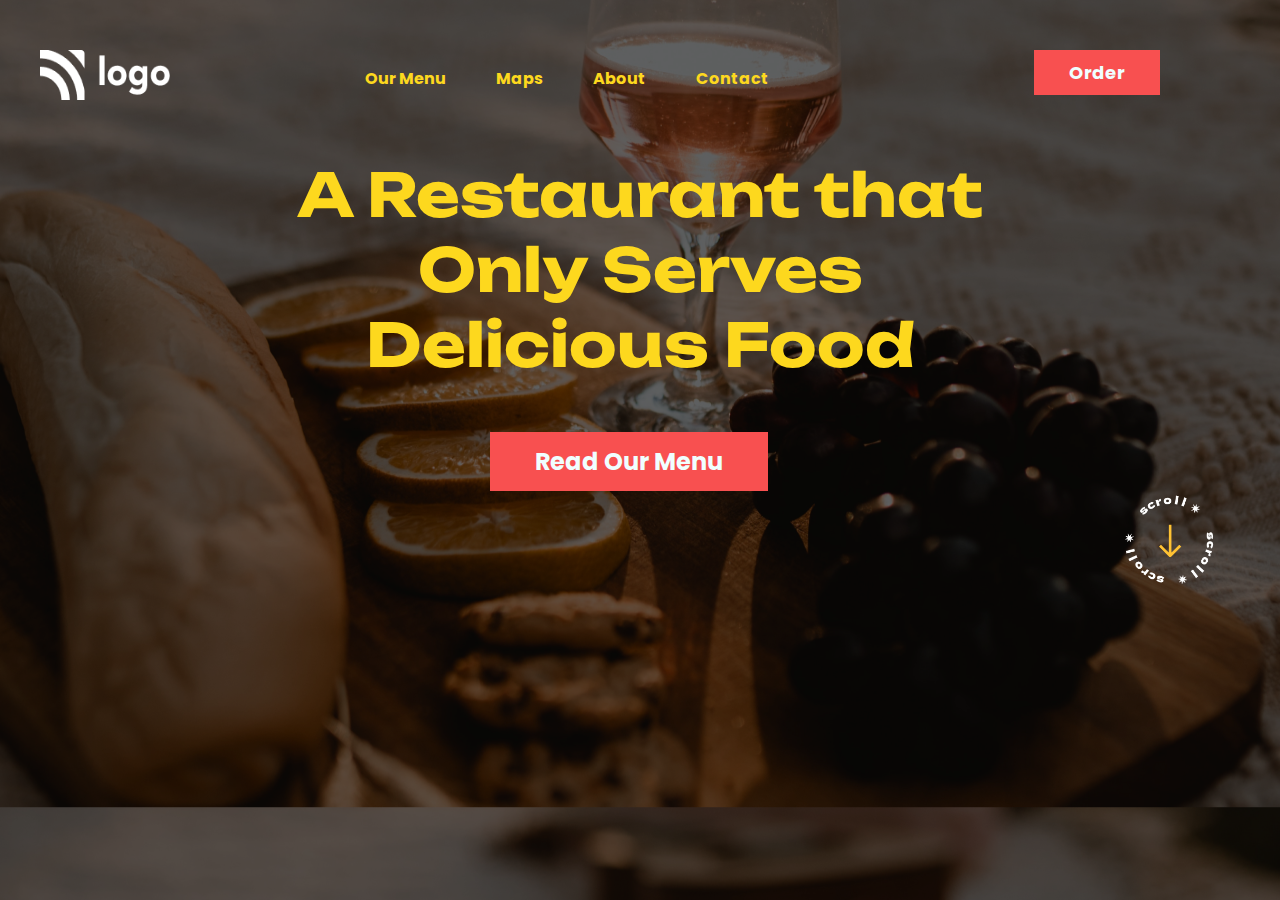
<file: index.html>
<!DOCTYPE html>
<html lang="en">
<head>
    <meta charset="UTF-8">
    <meta http-equiv="X-UA-Compatible" content="IE=edge">
    <meta name="viewport" content="width=device-width, initial-scale=1.0">
    <title>Document</title>
    <link rel="stylesheet" href="assi.css">
</head>
<body>
    <header>
        <nav>
            <div class="logo">
                <!-- background image  -->
                <img src="white-logo.png" alt="logo">
            </div>
            <ul>
                <li class="a"><a href="menu.html">Our Menu</a></li>
                <li><a href="Maps">Maps</a></li>
                <li><a href="About">About</a></li>
                <li><a href="Contact">Contact</a></li>
            </ul>
            <div class="order">
                <button>Order</button>
            </div>
            
        </nav>
    </header>

    <main>
        <div class="main-line">
            <h1>
                A Restaurant that <br> Only Serves <br> Delicious Food
            </h1>
        </div>
        <div class="main-div">
            <button class="main-button">Read Our Menu</button>
        </div>
    </main>

    <footer>
        <div class="footer-img">
            <img class="last" src="scrool.png" alt="img" width="100px">
        </div>
    </footer>
    
</body>
</html>
</file>
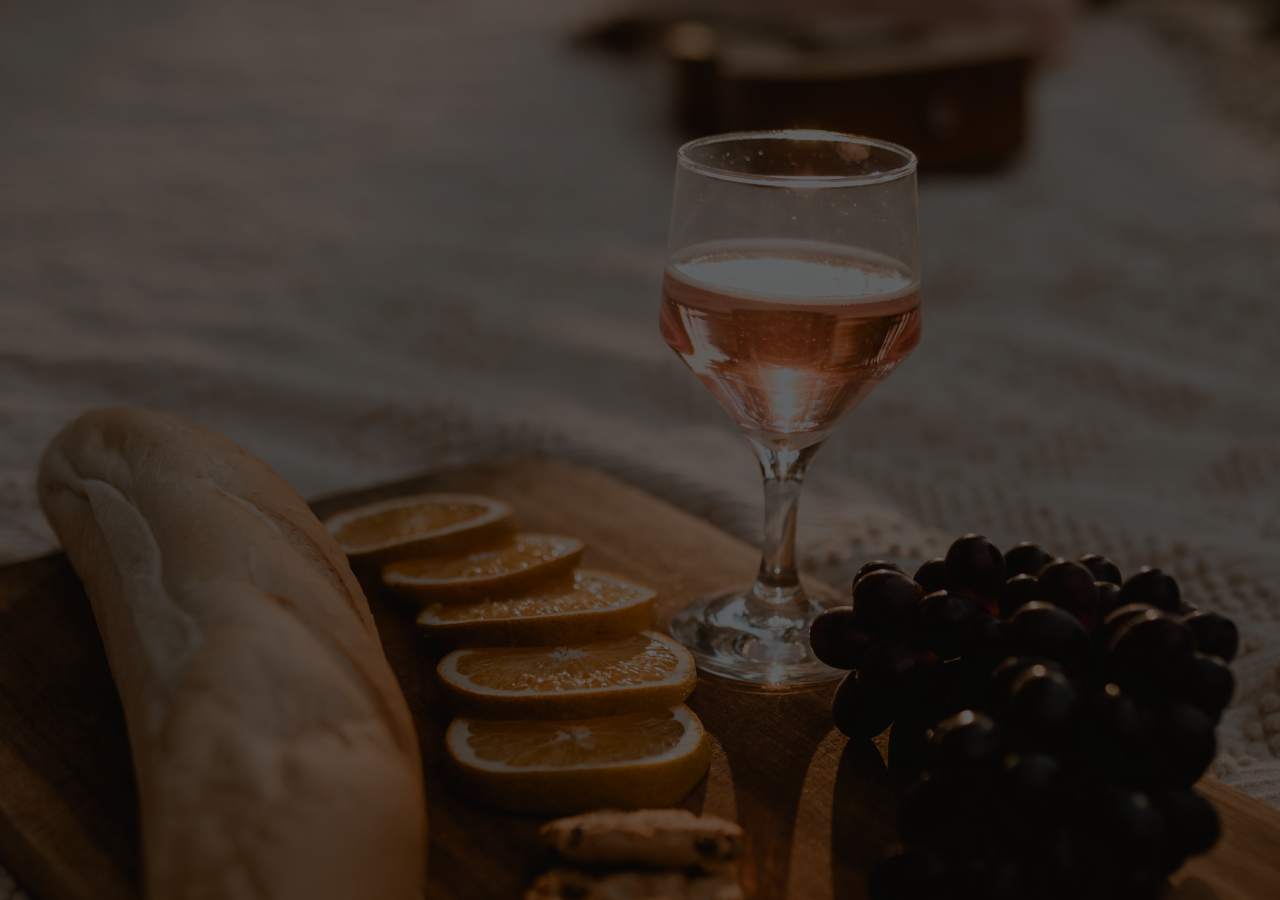
<file: menu.html>
<!DOCTYPE html>
<html lang="en">
<head>
    <meta charset="UTF-8">
    <meta http-equiv="X-UA-Compatible" content="IE=edge">
    <meta name="viewport" content="width=device-width, initial-scale=1.0">
    <title>Our Menu</title>
    <link rel="stylesheet" href="general.css">
</head>
<body>
    <div>

    </div>
</body>
</html>
</file>
<file: assi.css>
@import url('https://fonts.googleapis.com/css2?family=Lobster&family=Playfair+Display&family=Poppins&display=swap');
@import url('https://fonts.googleapis.com/css2?family=Anton&family=Lobster&family=Playfair+Display&family=Poppins&display=swap');
@import url('https://fonts.googleapis.com/css2?family=Anton&family=Lobster&family=Playfair+Display&family=Poppins&family=Unbounded:wght@500&display=swap');
*{
    margin: 0;
    padding: 0;
    overflow: hidden;
    box-sizing: border-box;
}
body{
    font-family: 'Poppins', sans-serif;
    background-image: url(pexels-maxyne-barcel-10402282\ 1.png);
    background-position: center;
    
}

.logo img{
    height: 50px;
    margin-top: 50px;
    margin-left: 40px;
    width: 130px;
    transition: height 1s, width 1s;
}
.logo img:hover{
    height: 70px;
    width: 150px;
}

nav{
    display: flex;
}
ul{
    display: flex;
    align-items: center;
    justify-items: center
}
ul li{
    margin-top: 50px;
}
ul li a{
    align-items: center;
    justify-content: center;
    margin-left: 20px;
    padding: 15px;
    color: #fdd81e;
    text-decoration: none;
    font-weight: bold;
    text-shadow: #000000 2px;
    
}
ul li a:hover{
    color: floralwhite;
}
.a{
    margin-left: 160px;
}
.order button{
    margin-top: 50px;
    padding-top: 9px;
    padding-bottom: 9px;
    padding-left:35px ;
    padding-right: 35px;
    color: azure;
    background-color: #f85050;
    font-size: large;
    font-family: 'Poppins', sans-serif;
    border: none;
    margin-left: 250px;
    font-weight: bolder;
    transition: padding-left 1s , padding-right 1s;
    transition-delay: 0.25s;

}
.order button:hover{
    background-color: #ff2424;
    padding-left: 55px;
    padding-right:55px
}
/* main  */
h1{
    margin-top: 50px;
    display: flex;
    font-family: 'Unbounded', cursive;
    color: #fdd81e;
    justify-content: center;
    justify-items: center;
    font-size: 60px;
    text-align: center;
    
}
.main-div button{
    margin-top: 50px;
    padding-top: 12px;
    padding-bottom: 12px;
    padding-right: 45px;
    padding-left:45px ;
    color: #f0ffff;
    background-color: rgb(248, 80, 80);
    font-size: large;
    font-family: 'Poppins', sans-serif;
    border: none;
    margin-left: 490px;
    font-weight: bolder;
    font-size: x-large
    
}
.main-div button{
    transition:padding-left 1s , padding-right 1s ;
}
.main-div button:hover{
    background-color: #ff2424;
    padding-left: 65px;
    padding-right:65px
}
footer{
    display: flex;

}
.last{
    position: relative;
    display: flex;
    margin-left: 1120px;
}
</file>
<file: general.css>
body{
    background-image: url(pexels-maxyne-barcel-10402282\ 1.png);
}
</file>
